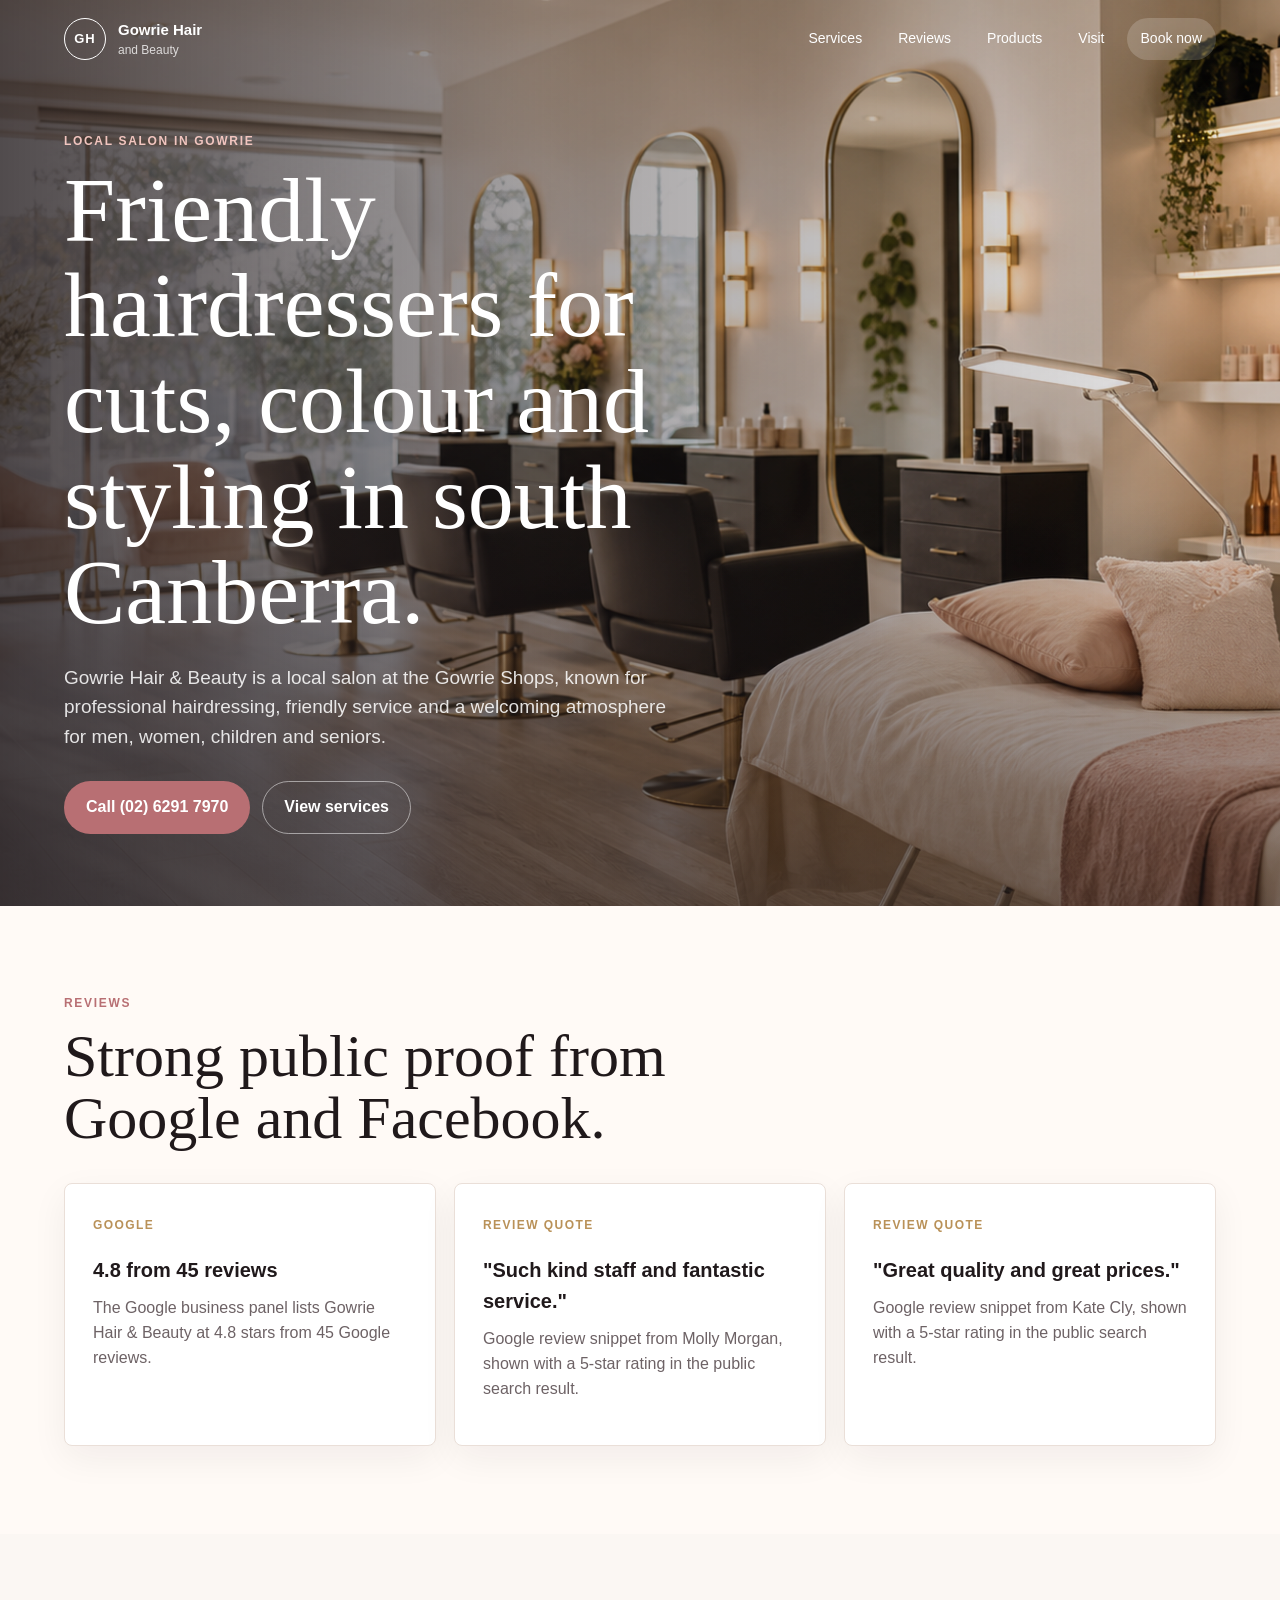
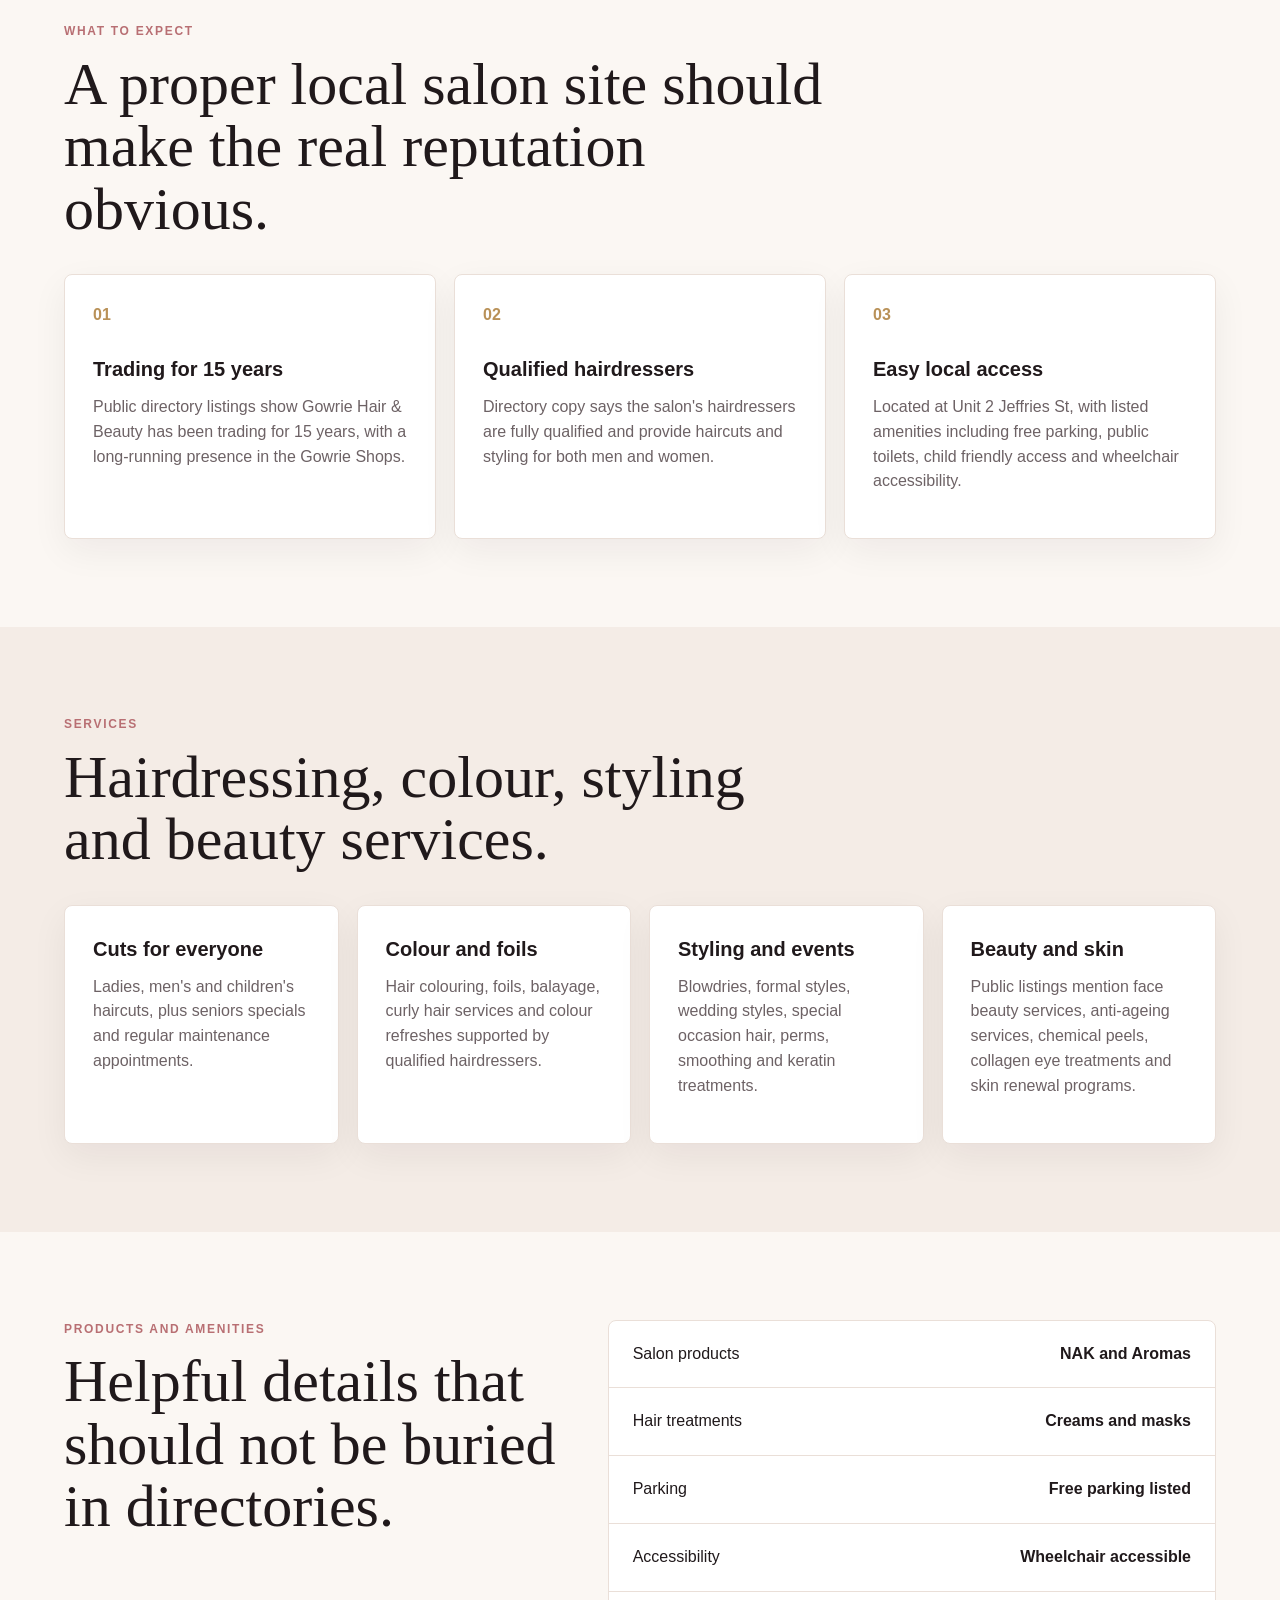
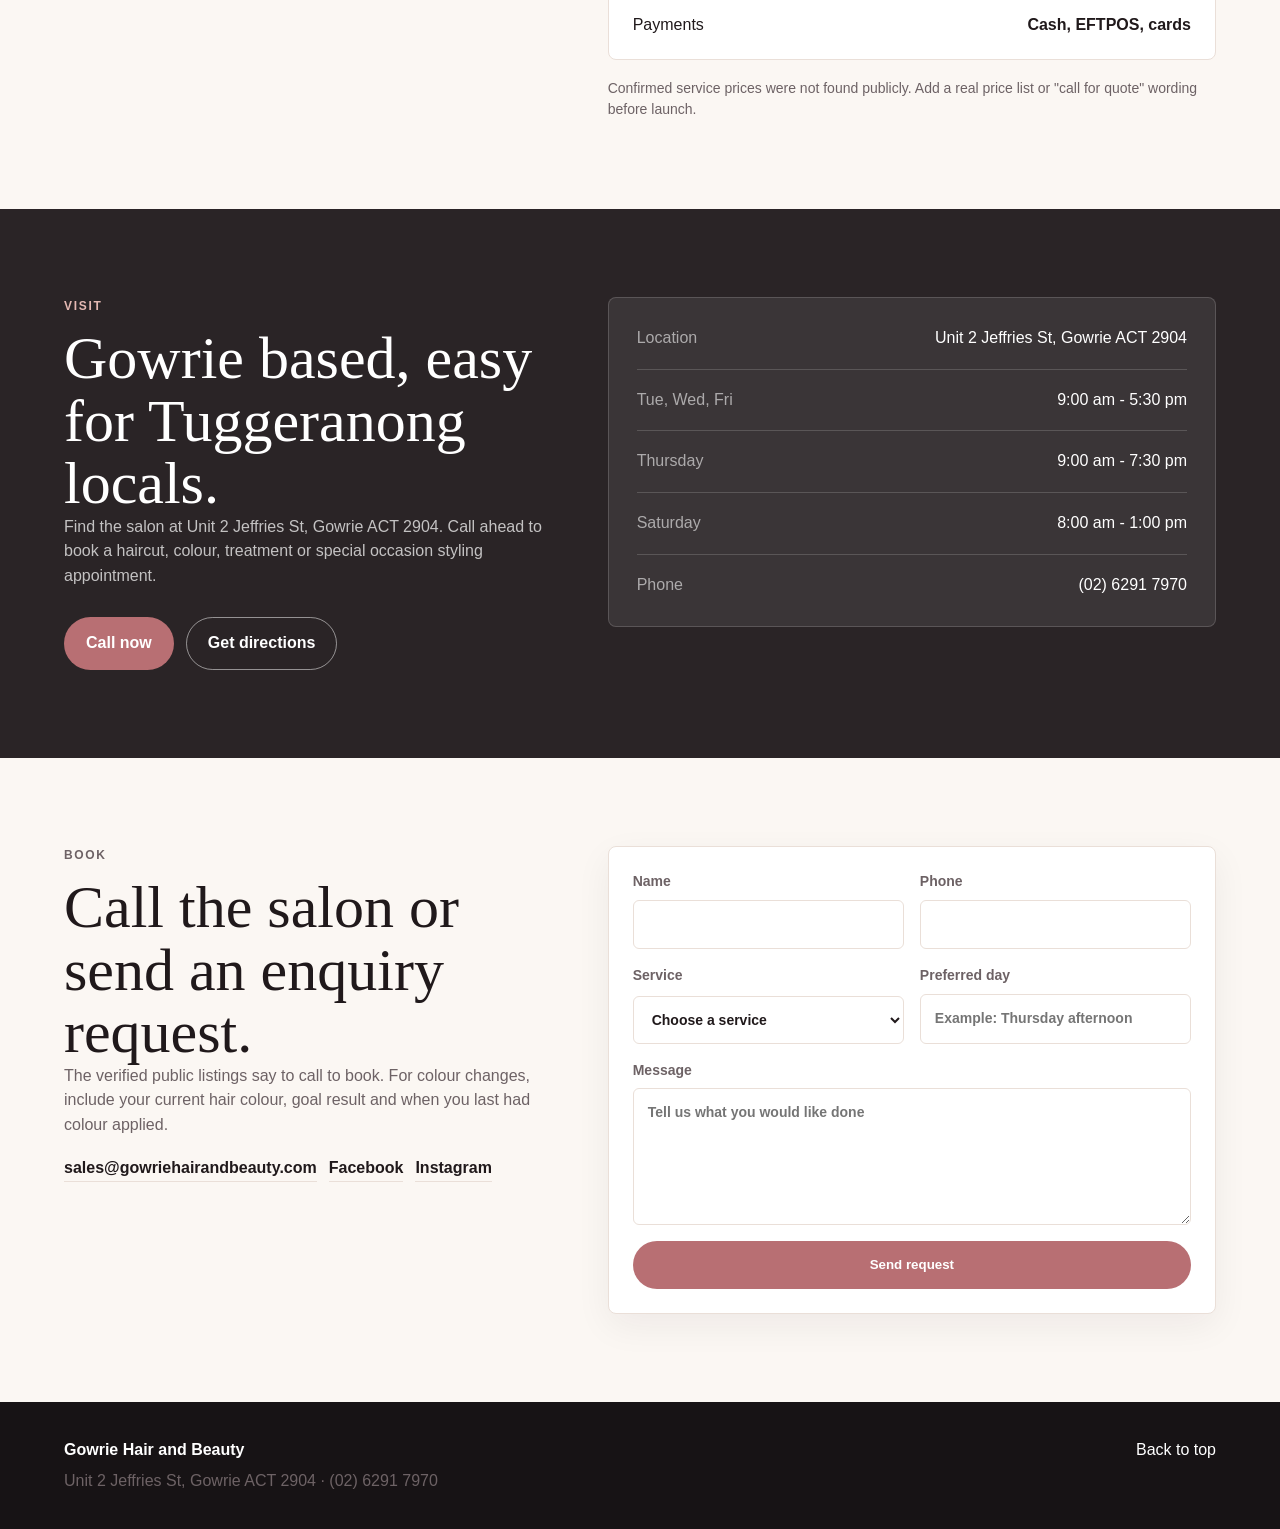
<file: index.html>
<!doctype html>
<html lang="en">
  <head>
    <meta charset="utf-8">
    <meta name="viewport" content="width=device-width, initial-scale=1">
    <title>Gowrie Hair and Beauty | Hair, Colour, Brows and Beauty</title>
    <meta name="description" content="Gowrie Hair & Beauty is a friendly south Canberra hair salon in Gowrie offering cuts, colour, foils, styling, treatments and special occasion hair.">
    <link rel="preload" href="assets/salon-hero.png" as="image">
    <link rel="stylesheet" href="styles.css">
  </head>
  <body>
    <header class="site-header" data-header>
      <a class="brand" href="#top" aria-label="Gowrie Hair and Beauty home">
        <span class="brand-mark">GH</span>
        <span>
          <strong>Gowrie Hair</strong>
          <small>and Beauty</small>
        </span>
      </a>
      <button class="nav-toggle" type="button" aria-expanded="false" aria-controls="site-nav" data-nav-toggle>
        <span></span>
        <span></span>
        <span></span>
      </button>
      <nav id="site-nav" class="site-nav" data-nav>
        <a href="#services">Services</a>
        <a href="#reviews">Reviews</a>
        <a href="#products">Products</a>
        <a href="#visit">Visit</a>
        <a class="nav-cta" href="#booking">Book now</a>
      </nav>
    </header>

    <main id="top">
      <section class="hero">
        <div class="hero-media" aria-hidden="true">
          <img src="assets/salon-hero.png" alt="">
        </div>
        <div class="hero-overlay"></div>
        <div class="hero-content">
          <p class="eyebrow">Local salon in Gowrie</p>
          <h1>Friendly hairdressers for cuts, colour and styling in south Canberra.</h1>
          <p class="hero-copy">Gowrie Hair & Beauty is a local salon at the Gowrie Shops, known for professional hairdressing, friendly service and a welcoming atmosphere for men, women, children and seniors.</p>
          <div class="hero-actions">
            <a class="button primary" href="tel:+61262917970">Call (02) 6291 7970</a>
            <a class="button secondary" href="#services">View services</a>
          </div>
        </div>
      </section>

      <section id="reviews" class="reviews">
        <div class="section-heading">
          <p class="eyebrow">Reviews</p>
          <h2>Strong public proof from Google and Facebook.</h2>
        </div>
        <div class="review-grid">
          <article class="review-note">
            <span>Google</span>
            <h3>4.8 from 45 reviews</h3>
            <p>The Google business panel lists Gowrie Hair & Beauty at 4.8 stars from 45 Google reviews.</p>
          </article>
          <article class="review-note">
            <span>Review quote</span>
            <h3>"Such kind staff and fantastic service."</h3>
            <p>Google review snippet from Molly Morgan, shown with a 5-star rating in the public search result.</p>
          </article>
          <article class="review-note">
            <span>Review quote</span>
            <h3>"Great quality and great prices."</h3>
            <p>Google review snippet from Kate Cly, shown with a 5-star rating in the public search result.</p>
          </article>
        </div>
      </section>

      <section class="intro">
        <div class="section-heading">
          <p class="eyebrow">What to expect</p>
          <h2>A proper local salon site should make the real reputation obvious.</h2>
        </div>
        <div class="intro-grid">
          <article>
            <span class="number">01</span>
            <h3>Trading for 15 years</h3>
            <p>Public directory listings show Gowrie Hair & Beauty has been trading for 15 years, with a long-running presence in the Gowrie Shops.</p>
          </article>
          <article>
            <span class="number">02</span>
            <h3>Qualified hairdressers</h3>
            <p>Directory copy says the salon's hairdressers are fully qualified and provide haircuts and styling for both men and women.</p>
          </article>
          <article>
            <span class="number">03</span>
            <h3>Easy local access</h3>
            <p>Located at Unit 2 Jeffries St, with listed amenities including free parking, public toilets, child friendly access and wheelchair accessibility.</p>
          </article>
        </div>
      </section>

      <section id="services" class="services">
        <div class="section-heading">
          <p class="eyebrow">Services</p>
          <h2>Hairdressing, colour, styling and beauty services.</h2>
        </div>
        <div class="service-list">
          <article class="service-card">
            <h3>Cuts for everyone</h3>
            <p>Ladies, men's and children's haircuts, plus seniors specials and regular maintenance appointments.</p>
          </article>
          <article class="service-card">
            <h3>Colour and foils</h3>
            <p>Hair colouring, foils, balayage, curly hair services and colour refreshes supported by qualified hairdressers.</p>
          </article>
          <article class="service-card">
            <h3>Styling and events</h3>
            <p>Blowdries, formal styles, wedding styles, special occasion hair, perms, smoothing and keratin treatments.</p>
          </article>
          <article class="service-card">
            <h3>Beauty and skin</h3>
            <p>Public listings mention face beauty services, anti-ageing services, chemical peels, collagen eye treatments and skin renewal programs.</p>
          </article>
        </div>
      </section>

      <section id="products" class="pricing">
        <div class="section-heading">
          <p class="eyebrow">Products and amenities</p>
          <h2>Helpful details that should not be buried in directories.</h2>
        </div>
        <div class="price-table">
          <div class="price-row">
            <span>Salon products</span>
            <strong>NAK and Aromas</strong>
          </div>
          <div class="price-row">
            <span>Hair treatments</span>
            <strong>Creams and masks</strong>
          </div>
          <div class="price-row">
            <span>Parking</span>
            <strong>Free parking listed</strong>
          </div>
          <div class="price-row">
            <span>Accessibility</span>
            <strong>Wheelchair accessible</strong>
          </div>
          <div class="price-row">
            <span>Payments</span>
            <strong>Cash, EFTPOS, cards</strong>
          </div>
        </div>
        <p class="fine-print">Confirmed service prices were not found publicly. Add a real price list or "call for quote" wording before launch.</p>
      </section>

      <section id="visit" class="visit">
        <div>
          <p class="eyebrow">Visit</p>
          <h2>Gowrie based, easy for Tuggeranong locals.</h2>
          <p>Find the salon at Unit 2 Jeffries St, Gowrie ACT 2904. Call ahead to book a haircut, colour, treatment or special occasion styling appointment.</p>
          <div class="inline-actions">
            <a class="button primary" href="tel:+61262917970">Call now</a>
            <a class="button secondary dark" href="https://www.google.com/maps/search/?api=1&query=Gowrie+Hair+%26+Beauty+Unit+2+Jeffries+St+Gowrie+ACT+2904">Get directions</a>
          </div>
        </div>
        <div class="visit-panel">
          <dl>
            <div>
              <dt>Location</dt>
              <dd>Unit 2 Jeffries St, Gowrie ACT 2904</dd>
            </div>
            <div>
              <dt>Tue, Wed, Fri</dt>
              <dd>9:00 am - 5:30 pm</dd>
            </div>
            <div>
              <dt>Thursday</dt>
              <dd>9:00 am - 7:30 pm</dd>
            </div>
            <div>
              <dt>Saturday</dt>
              <dd>8:00 am - 1:00 pm</dd>
            </div>
            <div>
              <dt>Phone</dt>
              <dd><a href="tel:+61262917970">(02) 6291 7970</a></dd>
            </div>
          </dl>
        </div>
      </section>

      <section id="booking" class="booking">
        <div class="booking-copy">
          <p class="eyebrow">Book</p>
          <h2>Call the salon or send an enquiry request.</h2>
          <p>The verified public listings say to call to book. For colour changes, include your current hair colour, goal result and when you last had colour applied.</p>
          <p class="contact-links">
            <a href="mailto:sales@gowriehairandbeauty.com">sales@gowriehairandbeauty.com</a>
            <a href="https://www.facebook.com/GowrieHair/">Facebook</a>
            <a href="https://www.instagram.com/gowriehairandbeauty/">Instagram</a>
          </p>
        </div>
        <form class="booking-form" action="thanks.html" method="get">
          <label>
            Name
            <input type="text" name="name" autocomplete="name" required>
          </label>
          <label>
            Phone
            <input type="tel" name="phone" autocomplete="tel" required>
          </label>
          <label>
            Service
            <select name="service" required>
              <option value="">Choose a service</option>
              <option>Cut and styling</option>
              <option>Colour or foils</option>
              <option>Formal or wedding style</option>
              <option>Keratin or smoothing treatment</option>
              <option>Beauty or skin service</option>
              <option>Not sure yet</option>
            </select>
          </label>
          <label>
            Preferred day
            <input type="text" name="preferred-day" placeholder="Example: Thursday afternoon">
          </label>
          <label class="wide">
            Message
            <textarea name="message" rows="5" placeholder="Tell us what you would like done"></textarea>
          </label>
          <button class="button primary wide" type="submit">Send request</button>
        </form>
      </section>
    </main>

    <footer class="site-footer">
      <div>
        <strong>Gowrie Hair and Beauty</strong>
        <p>Unit 2 Jeffries St, Gowrie ACT 2904 · (02) 6291 7970</p>
      </div>
      <a href="#top">Back to top</a>
    </footer>

    <script src="script.js"></script>
  </body>
</html>
</file>
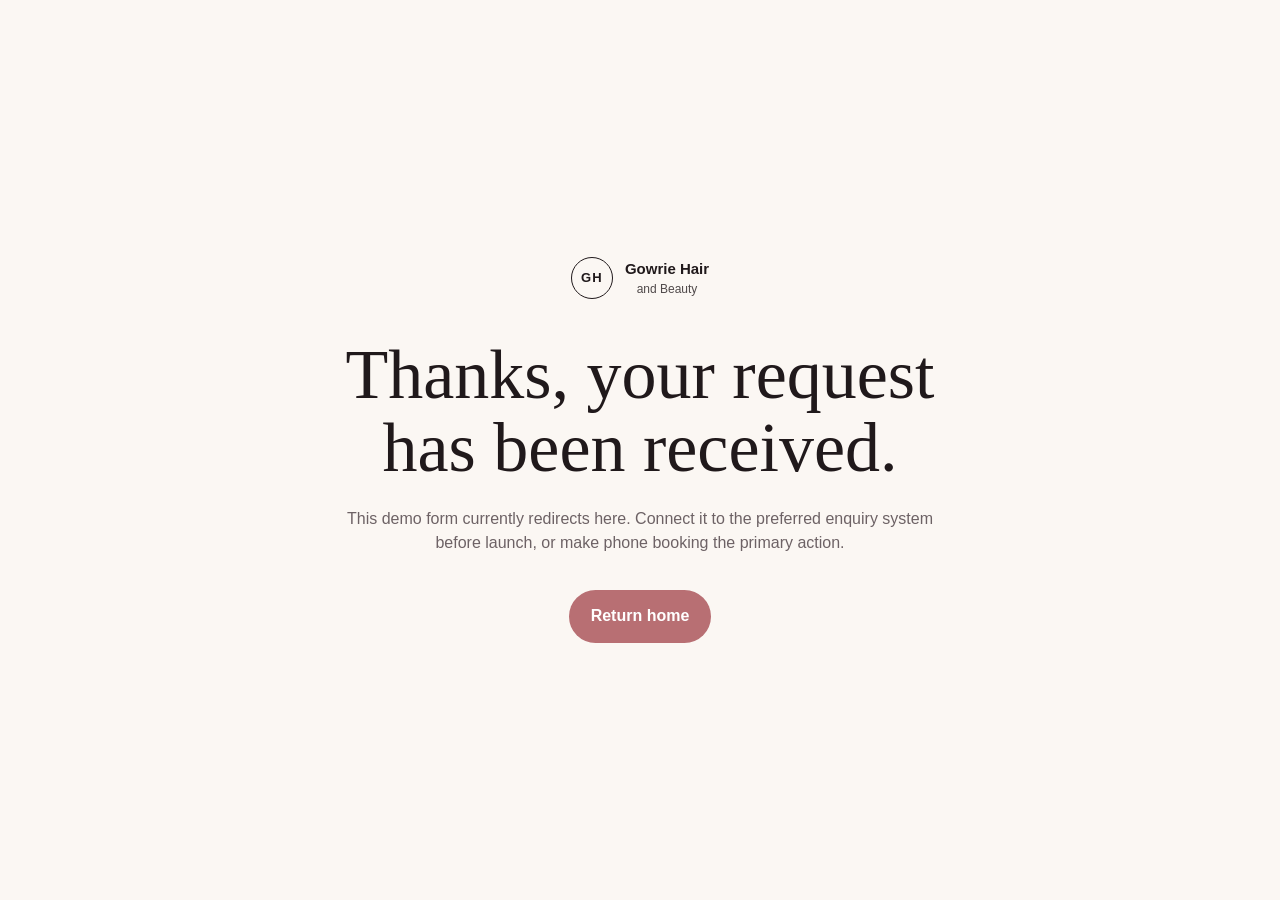
<file: thanks.html>
<!doctype html>
<html lang="en">
  <head>
    <meta charset="utf-8">
    <meta name="viewport" content="width=device-width, initial-scale=1">
    <title>Appointment Request Sent | Gowrie Hair and Beauty</title>
    <link rel="stylesheet" href="styles.css">
  </head>
  <body class="thanks-page">
    <main class="thanks">
      <a class="brand" href="index.html">
        <span class="brand-mark">GH</span>
        <span>
          <strong>Gowrie Hair</strong>
          <small>and Beauty</small>
        </span>
      </a>
      <h1>Thanks, your request has been received.</h1>
      <p>This demo form currently redirects here. Connect it to the preferred enquiry system before launch, or make phone booking the primary action.</p>
      <a class="button primary" href="index.html">Return home</a>
    </main>
  </body>
</html>
</file>
<file: styles.css>
:root {
  --ink: #20191b;
  --muted: #6d6265;
  --paper: #fbf7f3;
  --panel: #ffffff;
  --line: #eadfd8;
  --blush: #b86f73;
  --rose: #e5b9b3;
  --charcoal: #2a2426;
  --sage: #7d8a72;
  --gold: #b99158;
  --shadow: 0 22px 60px rgba(32, 25, 27, 0.14);
}

* {
  box-sizing: border-box;
}

html {
  scroll-behavior: smooth;
}

body {
  margin: 0;
  background: var(--paper);
  color: var(--ink);
  font-family: Arial, Helvetica, sans-serif;
  line-height: 1.55;
}

img {
  display: block;
  max-width: 100%;
}

a {
  color: inherit;
  text-decoration: none;
}

.site-header {
  position: fixed;
  inset: 0 0 auto;
  z-index: 20;
  display: flex;
  align-items: center;
  justify-content: space-between;
  gap: 24px;
  padding: 18px clamp(18px, 5vw, 64px);
  color: #fff;
  transition: background 180ms ease, box-shadow 180ms ease, color 180ms ease;
}

.site-header.is-scrolled,
.site-header:has(.site-nav.is-open) {
  background: rgba(251, 247, 243, 0.96);
  color: var(--ink);
  box-shadow: 0 12px 32px rgba(32, 25, 27, 0.08);
  backdrop-filter: blur(12px);
}

.brand {
  display: inline-flex;
  align-items: center;
  gap: 12px;
  min-width: 0;
}

.brand-mark {
  display: grid;
  place-items: center;
  width: 42px;
  height: 42px;
  border: 1px solid currentColor;
  border-radius: 50%;
  font-size: 13px;
  font-weight: 700;
  letter-spacing: 0.08em;
}

.brand strong,
.brand small {
  display: block;
}

.brand strong {
  font-size: 15px;
}

.brand small {
  color: currentColor;
  font-size: 12px;
  opacity: 0.78;
}

.site-nav {
  display: flex;
  align-items: center;
  gap: 8px;
}

.site-nav a {
  border-radius: 999px;
  padding: 10px 14px;
  font-size: 14px;
}

.site-nav a:hover,
.nav-cta {
  background: rgba(255, 255, 255, 0.18);
}

.site-header.is-scrolled .site-nav a:hover,
.site-header.is-scrolled .nav-cta,
.site-header:has(.site-nav.is-open) .nav-cta {
  background: var(--charcoal);
  color: #fff;
}

.nav-toggle {
  display: none;
  width: 42px;
  height: 42px;
  border: 1px solid currentColor;
  border-radius: 50%;
  background: transparent;
  color: inherit;
}

.nav-toggle span {
  display: block;
  width: 18px;
  height: 2px;
  margin: 4px auto;
  background: currentColor;
}

.hero {
  position: relative;
  min-height: 92vh;
  display: grid;
  align-items: end;
  padding: 132px clamp(18px, 5vw, 64px) 72px;
  overflow: hidden;
}

.hero-media,
.hero-media img,
.hero-overlay {
  position: absolute;
  inset: 0;
}

.hero-media img {
  width: 100%;
  height: 100%;
  object-fit: cover;
}

.hero-overlay {
  background:
    linear-gradient(90deg, rgba(32, 25, 27, 0.78), rgba(32, 25, 27, 0.4) 42%, rgba(32, 25, 27, 0.08)),
    linear-gradient(0deg, rgba(32, 25, 27, 0.48), transparent 45%);
}

.hero-content {
  position: relative;
  max-width: 760px;
  color: #fff;
}

.eyebrow {
  margin: 0 0 12px;
  color: var(--blush);
  font-size: 12px;
  font-weight: 700;
  letter-spacing: 0.14em;
  text-transform: uppercase;
}

.hero .eyebrow {
  color: #f1c5bf;
}

h1,
h2,
h3,
p {
  margin-top: 0;
}

h1,
h2 {
  line-height: 1.04;
}

h1 {
  max-width: 760px;
  margin-bottom: 22px;
  font-family: Georgia, "Times New Roman", serif;
  font-size: clamp(45px, 8vw, 92px);
  font-weight: 500;
}

h2 {
  margin-bottom: 0;
  font-family: Georgia, "Times New Roman", serif;
  font-size: clamp(34px, 5vw, 60px);
  font-weight: 500;
}

h3 {
  margin-bottom: 10px;
  font-size: 20px;
}

.hero-copy {
  max-width: 620px;
  color: rgba(255, 255, 255, 0.86);
  font-size: 19px;
}

.hero-actions,
.button,
.inline-actions,
.contact-links {
  display: flex;
  align-items: center;
}

.hero-actions,
.inline-actions,
.contact-links {
  flex-wrap: wrap;
  gap: 12px;
}

.hero-actions {
  margin-top: 30px;
}

.button {
  justify-content: center;
  min-height: 48px;
  border: 1px solid transparent;
  border-radius: 999px;
  padding: 13px 21px;
  font-weight: 700;
  cursor: pointer;
}

.button.primary {
  background: var(--blush);
  color: #fff;
}

.button.secondary {
  border-color: rgba(255, 255, 255, 0.5);
  color: #fff;
}

.button.secondary.dark {
  border-color: rgba(255, 255, 255, 0.5);
}

.inline-actions {
  margin-top: 28px;
}

.contact-links {
  margin-top: 18px;
}

.contact-links a {
  border-bottom: 1px solid var(--line);
  color: var(--ink);
  font-weight: 700;
}

section:not(.hero) {
  padding: 88px clamp(18px, 5vw, 64px);
}

.section-heading {
  max-width: 780px;
  margin-bottom: 34px;
}

.intro-grid,
.service-list {
  display: grid;
  grid-template-columns: repeat(3, minmax(0, 1fr));
  gap: 18px;
}

.intro-grid article,
.service-card,
.visit-panel,
.booking-form {
  border: 1px solid var(--line);
  border-radius: 8px;
  background: var(--panel);
  box-shadow: 0 12px 36px rgba(32, 25, 27, 0.06);
}

.intro-grid article {
  padding: 28px;
}

.number {
  display: inline-block;
  margin-bottom: 26px;
  color: var(--gold);
  font-weight: 700;
}

.services {
  background: #f4ece6;
}

.reviews {
  background: #fffaf6;
}

.service-list {
  grid-template-columns: repeat(4, minmax(0, 1fr));
}

.service-card {
  min-height: 220px;
  padding: 28px;
}

.service-card p,
.intro-grid p,
.review-note p,
.visit p,
.booking-copy p,
.fine-print,
.site-footer p,
.thanks p {
  color: var(--muted);
}

.review-grid {
  display: grid;
  grid-template-columns: repeat(3, minmax(0, 1fr));
  gap: 18px;
}

.review-note {
  min-height: 250px;
  border: 1px solid var(--line);
  border-radius: 8px;
  background: var(--panel);
  padding: 28px;
  box-shadow: 0 12px 36px rgba(32, 25, 27, 0.06);
}

.review-note span {
  display: inline-block;
  margin-bottom: 20px;
  color: var(--gold);
  font-size: 12px;
  font-weight: 700;
  letter-spacing: 0.12em;
  text-transform: uppercase;
}

.pricing {
  display: grid;
  grid-template-columns: minmax(0, 0.9fr) minmax(320px, 1.1fr);
  gap: 46px;
  align-items: start;
}

.price-table {
  overflow: hidden;
  border: 1px solid var(--line);
  border-radius: 8px;
  background: var(--panel);
}

.price-row {
  display: flex;
  justify-content: space-between;
  gap: 20px;
  padding: 21px 24px;
  border-bottom: 1px solid var(--line);
}

.price-row:last-child {
  border-bottom: 0;
}

.price-row strong {
  white-space: nowrap;
}

.fine-print {
  grid-column: 2;
  margin: -28px 0 0;
  font-size: 14px;
}

.visit,
.booking {
  display: grid;
  grid-template-columns: minmax(0, 0.9fr) minmax(320px, 1.1fr);
  gap: 46px;
  align-items: start;
}

.visit {
  background: var(--charcoal);
  color: #fff;
}

.visit .eyebrow {
  color: #e5b9b3;
}

.visit p {
  color: rgba(255, 255, 255, 0.72);
}

.visit-panel {
  background: rgba(255, 255, 255, 0.08);
  border-color: rgba(255, 255, 255, 0.16);
  box-shadow: none;
}

.visit-panel dl {
  margin: 0;
  padding: 28px;
}

.visit-panel div {
  display: flex;
  justify-content: space-between;
  gap: 20px;
  padding: 18px 0;
  border-bottom: 1px solid rgba(255, 255, 255, 0.16);
}

.visit-panel div:first-child {
  padding-top: 0;
}

.visit-panel div:last-child {
  padding-bottom: 0;
  border-bottom: 0;
}

.visit-panel dt {
  color: rgba(255, 255, 255, 0.58);
}

.visit-panel dd {
  margin: 0;
  text-align: right;
}

.booking-form {
  display: grid;
  grid-template-columns: repeat(2, minmax(0, 1fr));
  gap: 16px;
  padding: 24px;
}

label {
  display: grid;
  gap: 7px;
  color: var(--muted);
  font-size: 14px;
  font-weight: 700;
}

input,
select,
textarea {
  width: 100%;
  border: 1px solid var(--line);
  border-radius: 6px;
  background: #fff;
  color: var(--ink);
  font: inherit;
  padding: 13px 14px;
}

textarea {
  resize: vertical;
}

.wide {
  grid-column: 1 / -1;
}

.site-footer {
  display: flex;
  justify-content: space-between;
  gap: 24px;
  padding: 36px clamp(18px, 5vw, 64px);
  background: #171315;
  color: #fff;
}

.site-footer p {
  margin: 6px 0 0;
}

.thanks-page {
  min-height: 100vh;
  display: grid;
  place-items: center;
  padding: 24px;
}

.thanks {
  max-width: 620px;
  text-align: center;
}

.thanks .brand {
  justify-content: center;
  margin-bottom: 40px;
}

.thanks h1 {
  color: var(--ink);
  font-size: clamp(38px, 7vw, 70px);
}

.thanks .button {
  display: inline-flex;
  margin-top: 18px;
}

@media (max-width: 940px) {
  .intro-grid,
  .service-list,
  .review-grid,
  .pricing,
  .visit,
  .booking {
    grid-template-columns: 1fr;
  }

  .service-list {
    grid-template-columns: repeat(2, minmax(0, 1fr));
  }

  .fine-print {
    grid-column: auto;
    margin-top: -22px;
  }
}

@media (max-width: 720px) {
  .site-header {
    padding: 14px 18px;
  }

  .nav-toggle {
    display: block;
  }

  .site-nav {
    position: absolute;
    top: 72px;
    right: 18px;
    left: 18px;
    display: none;
    flex-direction: column;
    align-items: stretch;
    border: 1px solid var(--line);
    border-radius: 8px;
    background: var(--panel);
    color: var(--ink);
    padding: 10px;
    box-shadow: var(--shadow);
  }

  .site-nav.is-open {
    display: flex;
  }

  .site-nav a {
    border-radius: 6px;
  }

  .hero {
    min-height: 88vh;
    padding: 112px 18px 46px;
  }

  .hero-overlay {
    background:
      linear-gradient(0deg, rgba(32, 25, 27, 0.82), rgba(32, 25, 27, 0.38)),
      linear-gradient(90deg, rgba(32, 25, 27, 0.58), rgba(32, 25, 27, 0.1));
  }

  section:not(.hero) {
    padding: 64px 18px;
  }

  .service-list,
  .review-grid,
  .booking-form {
    grid-template-columns: 1fr;
  }

  .price-row,
  .visit-panel div,
  .site-footer {
    flex-direction: column;
  }

  .price-row strong,
  .visit-panel dd {
    text-align: left;
  }
}
</file>
